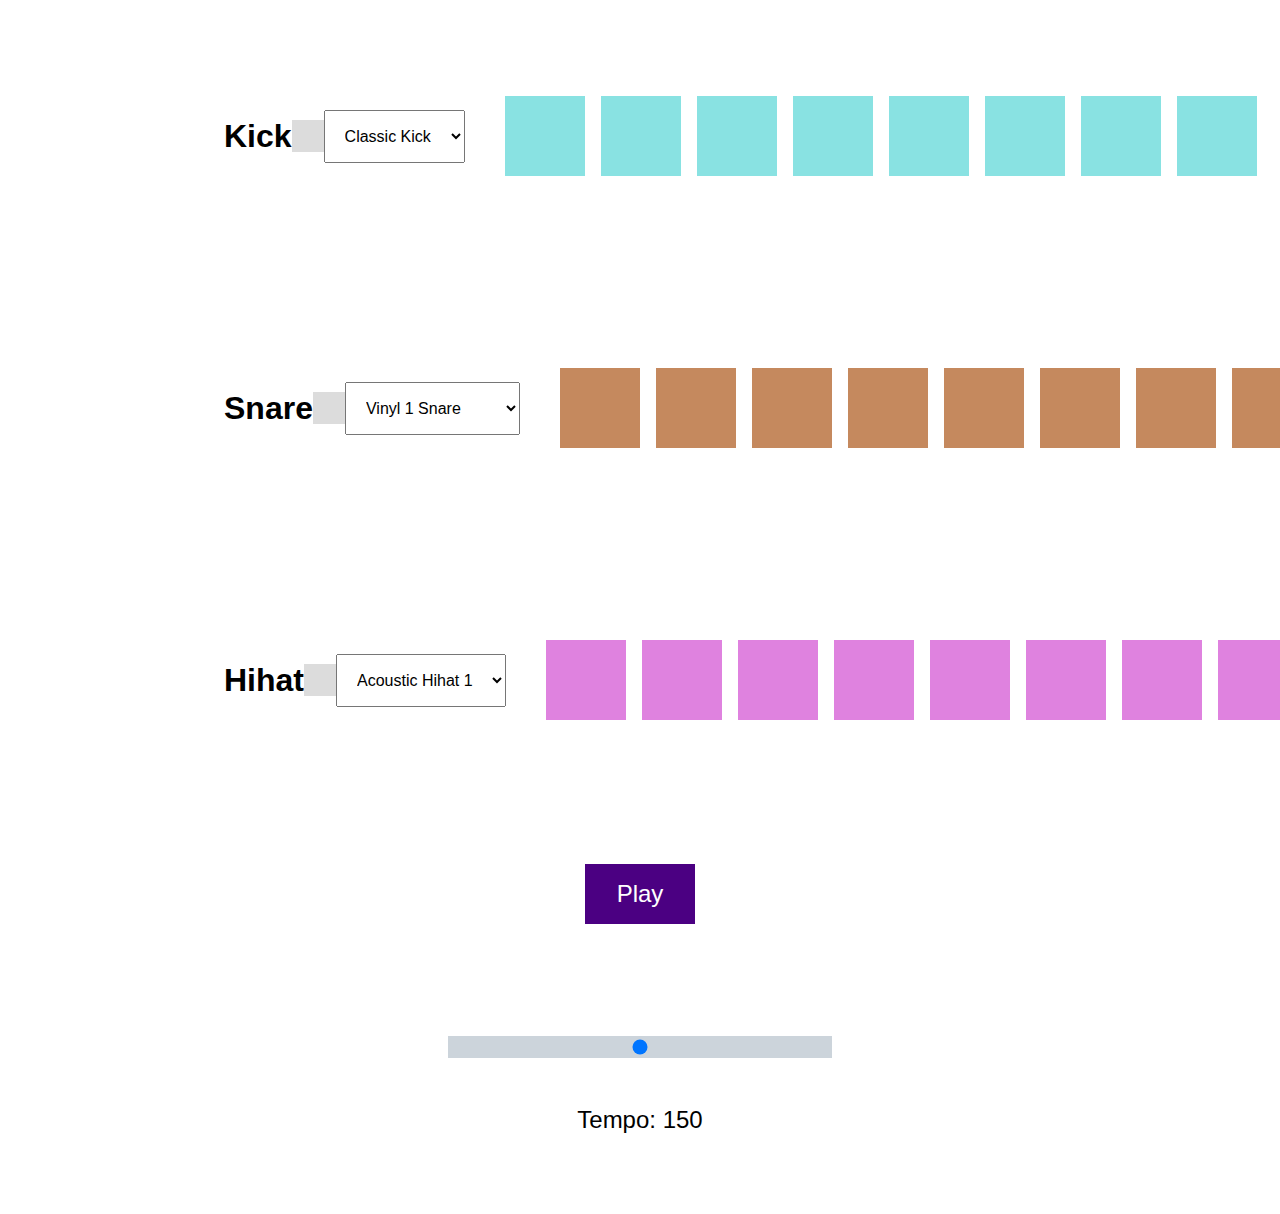
<file: beatMakerApp/index.html>
<!DOCTYPE html>
<html lang="en">
<head>
    <meta charset="UTF-8">
    <meta name="viewport" content="width=device-width, initial-scale=1.0">
    <title>Beatmaker</title>
    <link rel="stylesheet" href="./style.css">   
    <link rel="stylesheet" href="https://cdnjs.cloudflare.com/ajax/libs/font-awesome/5.15.1/css/all.min.css" integrity="sha512-+4zCK9k+qNFUR5X+cKL9EIR+ZOhtIloNl9GIKS57V1MyNsYpYcUrUeQc9vNfzsWfV28IaLL3i96P9sdNyeRssA==" crossorigin="anonymous" />
</head>


<body>
    <div class="sequencer">    
        <div class="kick-track">
            <div class="controls">
                <h1>Kick</h1>
                    <!--data-track is a tool to know what button we're clicking on, the track number if you will -->
                <button data-track='0' class='mute kick-volume'>
                    <i class= 'fas fa-volume-mute'></i>
                </button>
                <select name="kick-select" id="kick-select">
                    <!-- When selected we're going to take the value and with JS run it from the location -->
                    <option value="./exampleSounds/kick-classic.wav">Classic Kick</option>
                    <option value="./exampleSounds/kick-808.wav">808 Kick</option>
                    <option value="./exampleSounds/kick-heavy.wav">Heavy Kick</option>
                </select>
            </div>
            <div class='kick'>
                <!-- Each of these is breaking up the classes with spaces; b0 is a class, pad is a class, kick-pad is a class -->
                <div class="pad kick-pad b0"></div>
                <div class="pad kick-pad b1"></div>
                <div class="pad kick-pad b2"></div>
                <div class="pad kick-pad b3"></div>
                <div class="pad kick-pad b4"></div>
                <div class="pad kick-pad b5"></div>
                <div class="pad kick-pad b6"></div>
                <div class="pad kick-pad b7"></div>
                
            </div>


        </div>
        <div class="snare-track">
            <div class="controls">
                <h1>Snare</h1>
                    <!--data-track is a tool to know what button we're clicking on, the track number if you will -->
                <button data-track='1' class='mute snare-volume'>
                    <i class= 'fas fa-volume-mute'></i>
                </button>
                <select name="snare-select" id="snare-select">
                    <!-- When selected we're going to take the value and with JS run it from the location -->
                    <option value="./exampleSounds/snare-vinyl01.wav">Vinyl 1 Snare</option>
                    <option value="./exampleSounds/snare-808.wav">808 Snare</option>
                    <option value="./exampleSounds/sanre-acoustic01.wav">Acoutsic Snare 1</option>
                </select>
            </div>
            <div class='snare'>
                <div class="pad snare-pad b0"></div>
                <div class="pad snare-pad b1"></div>
                <div class="pad snare-pad b2"></div>
                <div class="pad snare-pad b3"></div>
                <div class="pad snare-pad b4"></div>
                <div class="pad snare-pad b5"></div>
                <div class="pad snare-pad b6"></div>
                <div class="pad snare-pad b7"></div>
                
            </div>


        </div>
        <div class="hihat-track">
            <div class="controls">
                <h1>Hihat</h1>
                    <!--data-track is a tool to know what button we're clicking on, the track number if you will -->
                <button data-track='2' class='mute hihat-volume'>
                    <i class= 'fas fa-volume-mute'></i>
                </button>
                <select name="hihat-select" id="hihat-select">
                    <!-- When selected we're going to take the value and with JS run it from the location -->
                    <option value="./exampleSounds/hihat-acoustic01.wav">Acoustic Hihat 1</option>
                    <option value="./exampleSounds/hihat-808.wav">808 Hihat</option>
                </select>
            </div>
            <div class='hihat'>
                <div class="pad hihat-pad b0"></div>
                <div class="pad hihat-pad b1"></div>
                <div class="pad hihat-pad b2"></div>
                <div class="pad hihat-pad b3"></div>
                <div class="pad hihat-pad b4"></div>
                <div class="pad hihat-pad b5"></div>
                <div class="pad hihat-pad b6"></div>
                <div class="pad hihat-pad b7"></div>
            </div>


        </div>   
        <button class='play' >Play</button>

        <div class='tempo'>
            <input type='range' class='tempo-slider' max='300' min='20' default='150'>
            <p>Tempo: <span class='tempo-nr'>150</span></p>
        </div>
    </div>
    
    <audio class= 'kick-sound' src="./exampleSounds/kick-classic.wav"></audio>
    <audio class= 'snare-sound'src="./exampleSounds/snare-vinyl01.wav"></audio>
    <audio class= 'hihat-sound'src="./exampleSounds/hihat-acoustic01.wav"></audio>

    <script src="./beatMakerApp.js"></script>    
</body>
</html>
</file>
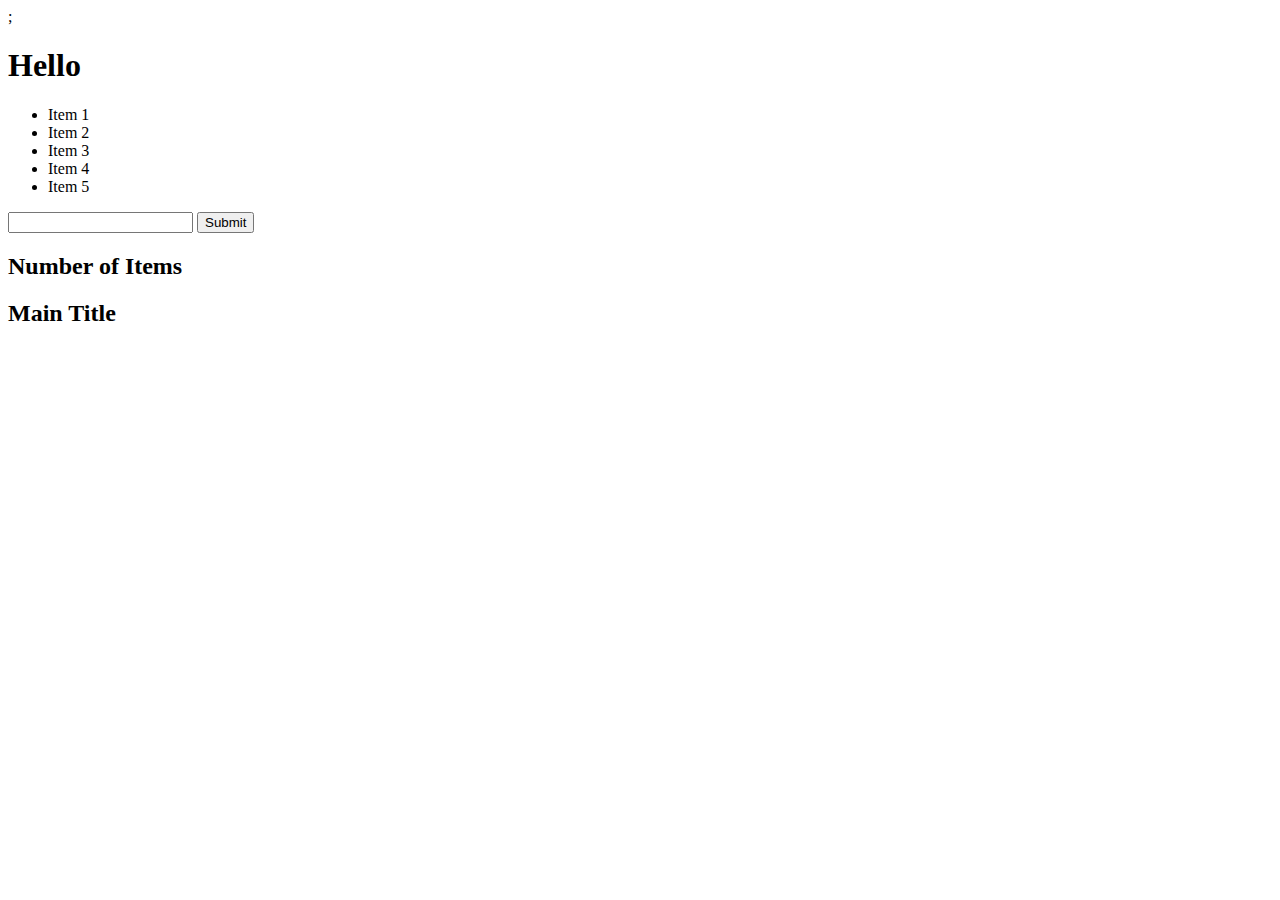
<file: chapters/index.html>
<!DOCTYPE html>
<html lang="en">
    <head>
        <meta charset="UTF-8">
        <meta name="viewport" content="width=device-width, initial-scale=1.0">

        <!-- <link rel="stylesheet" href=""> ids how we'd add a CSS sheet-->
        <link rel="stylesheet" href='./style.css'>;
        <title>Document</title>
    </head>
    <body>
        <h1>Hello</h1>
        
        <ul id="todoList">
            <li class='item'>Item 1</li>
            <li class='item'>Item 2</li>
            <li class='item'>Item 3</li>
            <li class='item'>Item 4</li>
            <li class='item'>Item 5</li>
        </ul>
        <form>
            <input type='text'name='item name' id='nameInput' class="name-text">
            <button id='submit'>Submit</button>
        </form>
        <h2 class = 'todoNum'>Number of Items <i id='todoNumVar'> </i></h2>

        <h2 class= 'mainTitle'>Main Title</h2>



        <!-- Source of JS file goes bottom of body because it'll load after HTML loads in and can manipulate objects 
        Relative file path -->
        <!-- <script src = './chapter1.js'></script>
        <script src='./gussingGame.js'></script>-->
        <!-- <script src = './chapter2.js'></script> -->
        <!-- <script src = './chapter4.js'></script>  -->
        <script src = './chapter5.js'></script>
    </body>


</html>
</file>
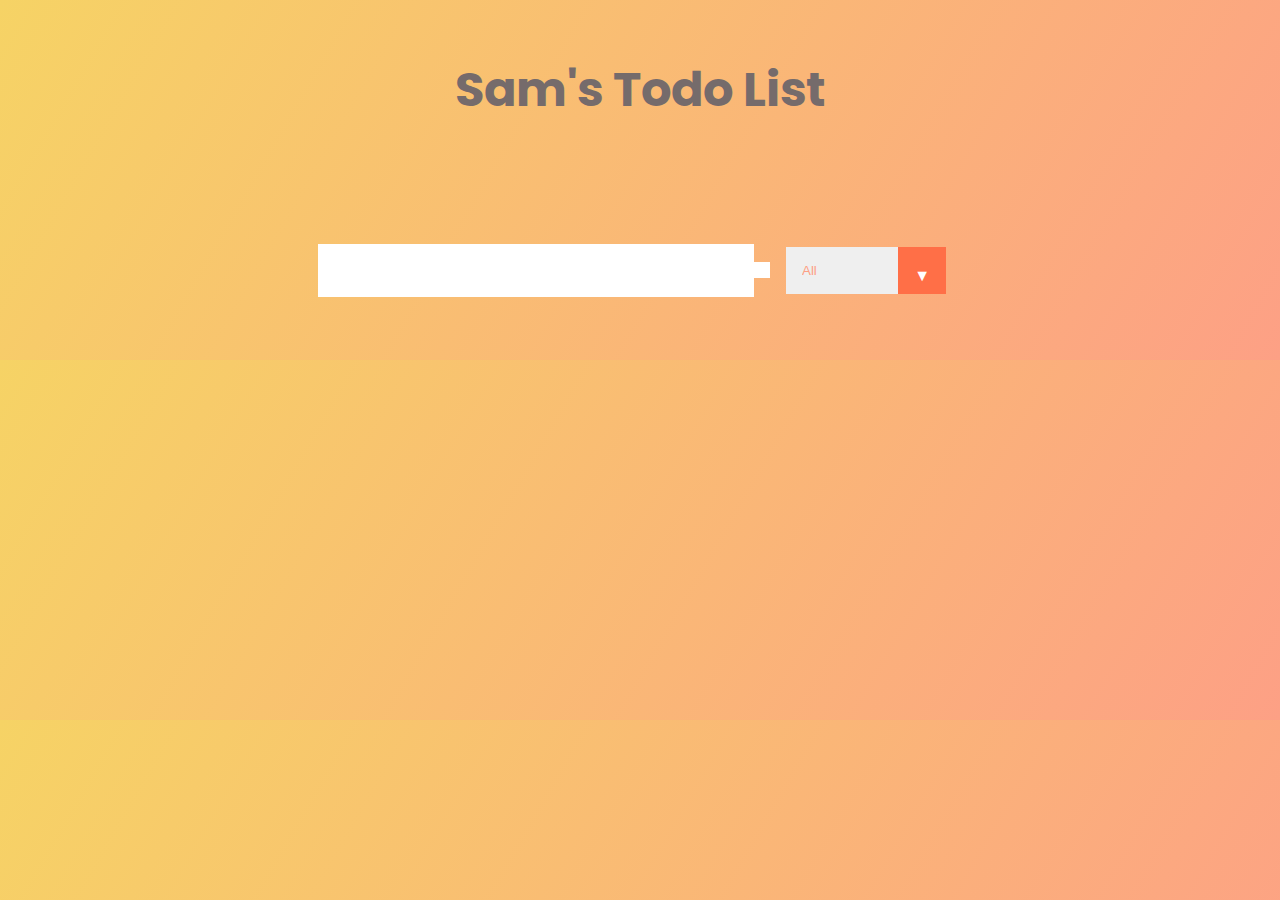
<file: todoListApp/index.html>
<!DOCTYPE html>
<html lang="en">
<head>
    <meta charset="UTF-8">
    <meta name="viewport" content="width=device-width, initial-scale=1.0">
  

    <!-- Google Fonts, Poppins-->
    <link rel="preconnect" href="https://fonts.gstatic.com">
    <link href="https://fonts.googleapis.com/css2?family=Poppins:wght@300&display=swap" rel="stylesheet">
  
    <title>Todo List</title>
   
    <!--Custome Premade Icons from FontAwesome, can use i tage with a specific class to create an element of the icon-->
    <link rel="stylesheet" href="https://cdnjs.cloudflare.com/ajax/libs/font-awesome/5.15.1/css/all.min.css" integrity="sha512-+4zCK9k+qNFUR5X+cKL9EIR+ZOhtIloNl9GIKS57V1MyNsYpYcUrUeQc9vNfzsWfV28IaLL3i96P9sdNyeRssA==" crossorigin="anonymous" />
  
    <link rel="stylesheet" href="./style.css">


</head>
<body>
    <header>
        <h1>Sam's Todo List</h1>
    </header>

    <form>
        <input type="text" class = 'todoInput'>
        <button class ='todoButton' type='submit'>
            <i class='fas fa-plus-square'></i>
        </button>

        <div class='select'>
            <select name="todos" class="filterTodo">
                <option value="all">All</option> 
                <option value="completed">Completed</option> 
                <option value="uncompleted">Uncompleted</option> 
                
            </select>

        </div>
    </form>
    
    <div class= 'listContainer'>
        <ul class = 'todoList'></ul>
    </div>

    <script src="./todoListApp.js"></script>
</body>
</html>
</file>
<file: chapters/style.css>
.color {
  color: red;
  font-size: 50px;
  transform: translateX(10px) rotateX(140deg);
}
.mainTitle {
  transition: all 0.5s ease;
}

.fade {
  opacity: 0;
}
</file>
<file: beatMakerApp/style.css>
* {
  /*Remove Presets */
  margin: 0;
  padding: 0;
  /*border-box allows us to add padding and what not to inside of an element, not outside*/
  box-sizing: border-box;
}

body {
  font-family: sans-serif;
}

i,
svg {
  /*This is preventing these elements from recieving events*/
  pointer-events: none;
}

.sequencer {
  display: flex;
  min-height: 100vh;
  flex-direction: column;
  align-items: center;
  justify-content: center;
}

.kick-pad,
.snare-pad,
.hihat-pad {
  width: 5rem;
  height: 5rem;
  margin: 1rem 0.5rem;
  cursor: pointer;
}

.kick-pad {
  background-color: rgb(137, 226, 226);
}
.snare-pad {
  background-color: rgb(197, 137, 94);
}
.hihat-pad {
  background-color: rgb(223, 130, 223);
}

.kick-pad.active {
  background-color: rgb(31, 192, 192);
}
.snare-pad.active {
  background-color: rgb(202, 97, 21);
}
.hihat-pad.active {
  background-color: rgb(219, 50, 219);
}

.hihat,
.kick,
.snare {
  display: flex;
}

.hihat-track,
.kick-track,
.snare-track {
  display: flex;
  align-items: center;
  width: 70%;
  justify-content: space-between;
  margin: 5rem 0.5rem;
}

.controls {
  display: flex;
  justify-content: space-between;
  align-items: center;
  flex: 1;
  margin: 0rem 2rem;
}

.controls button {
  padding: 1rem;
  border: none;
  background: gainsboro;
  cursor: pointer;
  transition: all 0.5s ease;
}
.pad {
  transition: all 0.25s ease;
}

.play {
  padding: 1rem 2rem;
  font-size: 1.5rem;
  background: indigo;
  color: white;
  border: none;
  cursor: pointer;
  margin: 3rem 0.5rem;
}

select {
  padding: 1rem;
  font-size: 1rem;
}

@keyframes playTrack {
  from {
    transform: scale(1);
  }
  to {
    transform: scale(1.1);
  }
}

.mute.active {
  background: rgb(78, 76, 76);
}

.tempo {
  margin: 3rem;
  width: 30%;
}

.tempo-slider {
  padding: 0.2rem;
  -webkit-appearance: none;

  margin: 1rem 0rem;
  width: 100%;
  position: relative;
  background: rgb(204, 212, 219);
  cursor: pointer;
  border: radius 1rem;
}

.tempo p {
  font-size: 1.5rem;
  margin: 2rem;
  text-align: center;
}
</file>
<file: todoListApp/style.css>
/* CSS Comments
    *{} is all; refers to page style, often used when resetting pase page style 
    margin, padding, and box-sizing: border-box removes all basic styling
*/

/*HTML STYLING*/

* {
  margin: 0;
  padding: 0;
  box-sizing: border-box;
}

body {
  background-image: linear-gradient(120deg, #f6d365, #fda085);
  color: rgb(117, 107, 107);
  font-family: "Poppins", sans-serif;
}

header {
  /*Font size (rem) is a realtive font-size of the root element */

  font-size: 1.5rem;
}
header,
form {
  /*vh is 	Relative to 1% of the height of the viewport
    Viewport is the browser window size. Ex: if a vp is 50 cm tall, the vh is .5cm
  **/

  min-height: 20vh;
  display: flex;
  justify-content: center;
  align-items: center;
}

form input,
form button {
  padding: 0.5rem;
  font-size: 2rem;

  /* Border: none removes components borders, making them look homongenus */
  border: none;
  background: white;
}

form button {
  color: #fda085;
  /* What happens to the curser when hovered over, shows user its clickable*/
  cursor: pointer;
  transition: all 0.3s ease;
}

/*what happens when hovering over the button */
form button:hover {
  background: #fda085;
  color: white;
}

/*JS GENERATED LIST STYLING*/

.listContainer {
  display: flex;
  justify-content: center;
  align-items: center;
}

.todo {
  margin: 0.5rem;
  display: flex;
  justify-content: space-between;
  align-items: center;
  transition: all 0.5s ease;
}
.todoList {
  min-width: 30%;
  list-style: none;
}

.todoItem {
  margin: 0.5rem;
  background: white;
  font-size: 1.5rem;
  justify-content: space-between;
  align-items: center;
}

.todo li {
  flex: 1;
}

.todoItem {
  padding: 0rem 0.5rem;
}

.trashButton,
.completedButton {
  background: #ff6f47;
  color: white;
  border: none;
  padding: 1rem;
  cursor: pointer;
  font-size: 1rem;
}

.completedButton {
  background: rgb(2, 177, 2);
}

/* Currently these are clickabl objects; if we ever want something purely visual, add this to their class*/
.fa-trash,
.fa-check {
  pointer-events: none;
}

.completed {
  text-decoration: line-through;
  opacity: 0.5;
}
.fall {
  transform: translateY(8rem) rotateZ(20deg);
  opacity: 0;
}

select {
  /*Remove Elements*/
  -webkit-appearance: none;
  -moz-appearance: none;
  appearance: none;
  outline: none;
  border: none;
}
/*Select Div*/
.select {
  margin: 1rem;
  position: relative;
  overflow: hidden;
}
select {
  color: #fda085;
  width: 10rem;
  cursor: pointer;
  padding: 1rem;
}

.select::after {
  content: "\25BC";
  position: absolute;
  background: #ff6f47;
  color: white;
  top: 0;
  right: 0;
  padding: 1rem;
  pointer-events: none;
}

.select:hover::after {
  background: white;
  color: #ff6f47;
}
</file>
